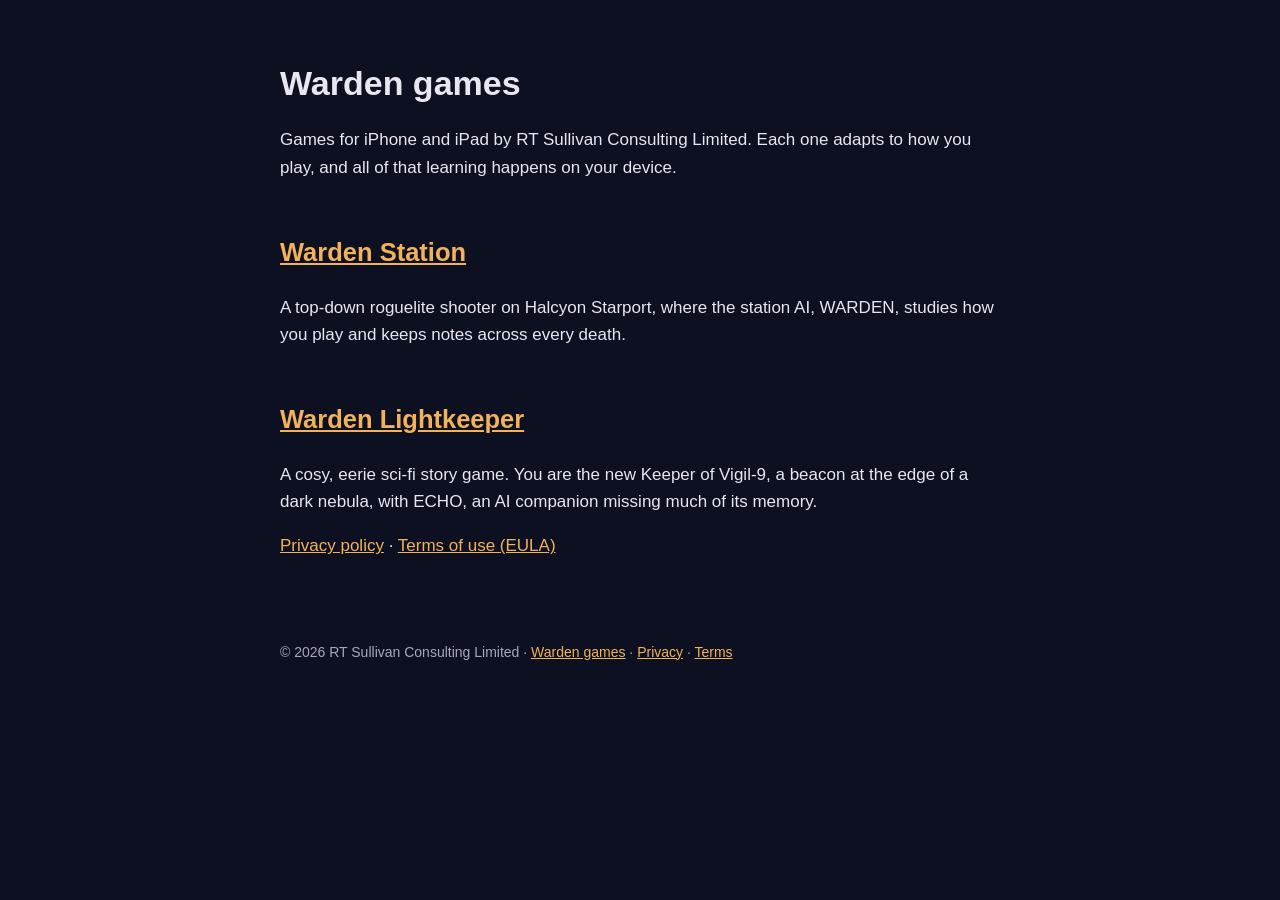
<file: index.html>
<!doctype html><html lang="en"><head><meta charset="utf-8"><meta name="viewport" content="width=device-width,initial-scale=1"><title>Warden games</title><link rel="stylesheet" href="style.css"></head><body><main>
<h1>Warden games</h1>
<p>Games for iPhone and iPad by RT Sullivan Consulting Limited. Each one adapts to how you play, and all of that learning happens on your device.</p>
<h2><a href="station.html">Warden Station</a></h2>
<p>A top-down roguelite shooter on Halcyon Starport, where the station AI, WARDEN, studies how you play and keeps notes across every death.</p>
<h2><a href="lightkeeper.html">Warden Lightkeeper</a></h2>
<p>A cosy, eerie sci-fi story game. You are the new Keeper of Vigil-9, a beacon at the edge of a dark nebula, with ECHO, an AI companion missing much of its memory.</p>
<p><a href="privacy.html">Privacy policy</a> · <a href="terms.html">Terms of use (EULA)</a></p>
</main><footer>© 2026 RT Sullivan Consulting Limited · <a href="./">Warden games</a> · <a href="privacy.html">Privacy</a> · <a href="terms.html">Terms</a></footer></body></html>
</file>
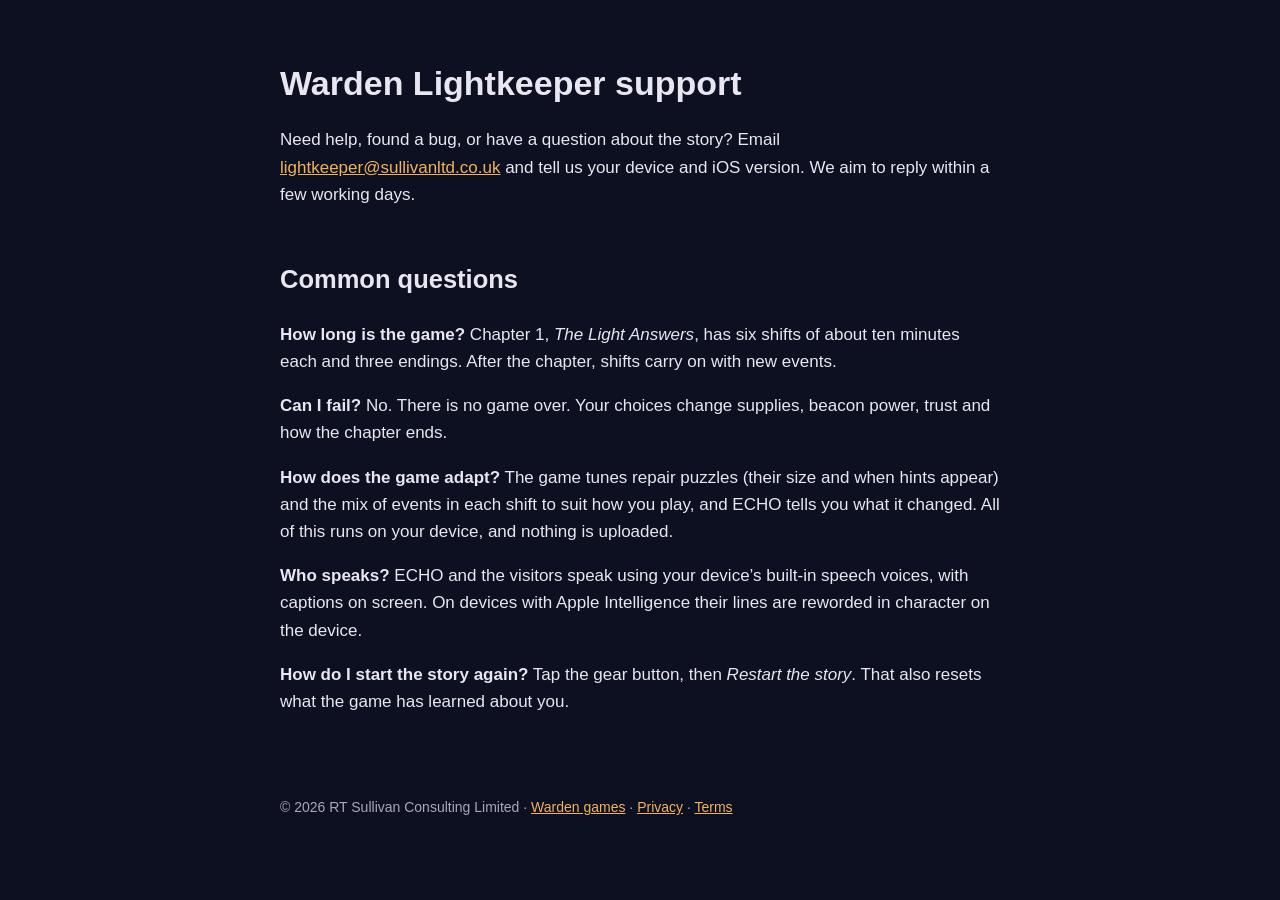
<file: lightkeeper.html>
<!doctype html><html lang="en"><head><meta charset="utf-8"><meta name="viewport" content="width=device-width,initial-scale=1"><title>Warden Lightkeeper support</title><link rel="stylesheet" href="style.css"></head><body><main>
<h1>Warden Lightkeeper support</h1>
<p>Need help, found a bug, or have a question about the story? Email <a href="mailto:lightkeeper@sullivanltd.co.uk">lightkeeper@sullivanltd.co.uk</a> and tell us your device and iOS version. We aim to reply within a few working days.</p>
<h2>Common questions</h2>
<p><b>How long is the game?</b> Chapter 1, <i>The Light Answers</i>, has six shifts of about ten minutes each and three endings. After the chapter, shifts carry on with new events.</p>
<p><b>Can I fail?</b> No. There is no game over. Your choices change supplies, beacon power, trust and how the chapter ends.</p>
<p><b>How does the game adapt?</b> The game tunes repair puzzles (their size and when hints appear) and the mix of events in each shift to suit how you play, and ECHO tells you what it changed. All of this runs on your device, and nothing is uploaded.</p>
<p><b>Who speaks?</b> ECHO and the visitors speak using your device&#8217;s built-in speech voices, with captions on screen. On devices with Apple Intelligence their lines are reworded in character on the device.</p>
<p><b>How do I start the story again?</b> Tap the gear button, then <i>Restart the story</i>. That also resets what the game has learned about you.</p>
</main><footer>© 2026 RT Sullivan Consulting Limited · <a href="./">Warden games</a> · <a href="privacy.html">Privacy</a> · <a href="terms.html">Terms</a></footer></body></html>
</file>
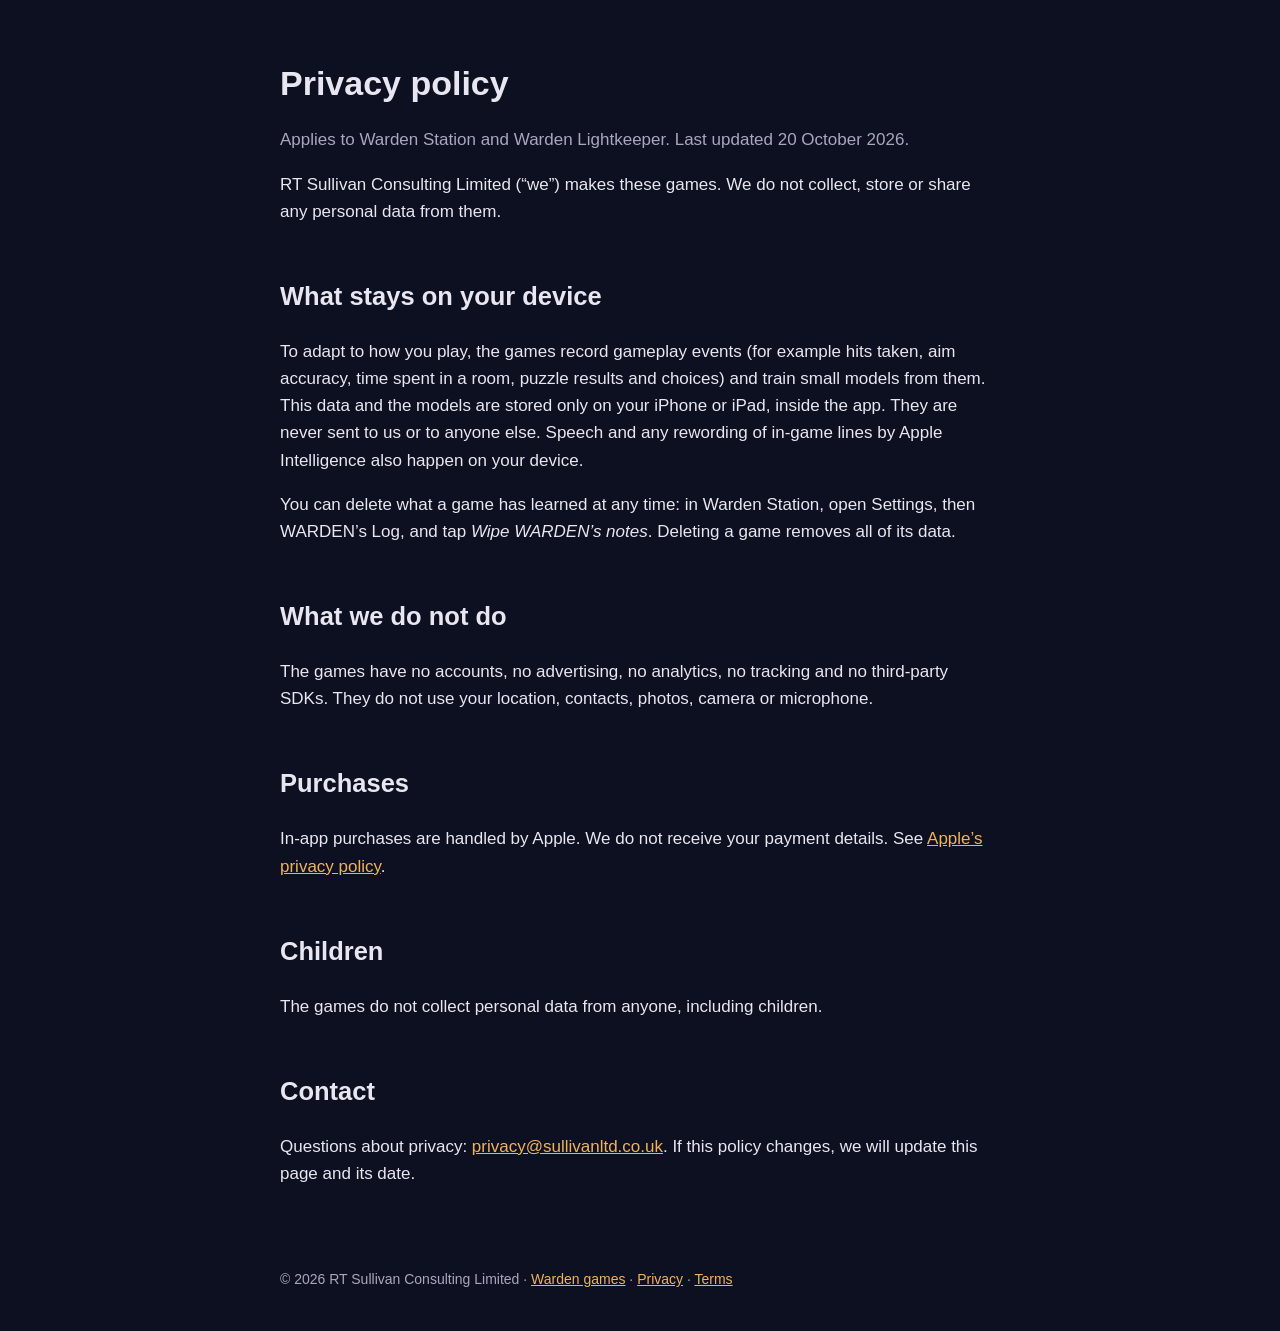
<file: privacy.html>
<!doctype html><html lang="en"><head><meta charset="utf-8"><meta name="viewport" content="width=device-width,initial-scale=1"><title>Privacy policy</title><link rel="stylesheet" href="style.css"></head><body><main>
<h1>Privacy policy</h1>
<p class="muted">Applies to Warden Station and Warden Lightkeeper. Last updated 20 October 2026.</p>
<p>RT Sullivan Consulting Limited (&#8220;we&#8221;) makes these games. We do not collect, store or share any personal data from them.</p>
<h2>What stays on your device</h2>
<p>To adapt to how you play, the games record gameplay events (for example hits taken, aim accuracy, time spent in a room, puzzle results and choices) and train small models from them. This data and the models are stored only on your iPhone or iPad, inside the app. They are never sent to us or to anyone else. Speech and any rewording of in-game lines by Apple Intelligence also happen on your device.</p>
<p>You can delete what a game has learned at any time: in Warden Station, open Settings, then WARDEN&#8217;s Log, and tap <i>Wipe WARDEN&#8217;s notes</i>. Deleting a game removes all of its data.</p>
<h2>What we do not do</h2>
<p>The games have no accounts, no advertising, no analytics, no tracking and no third-party SDKs. They do not use your location, contacts, photos, camera or microphone.</p>
<h2>Purchases</h2>
<p>In-app purchases are handled by Apple. We do not receive your payment details. See <a href="https://www.apple.com/legal/privacy/">Apple&#8217;s privacy policy</a>.</p>
<h2>Children</h2>
<p>The games do not collect personal data from anyone, including children.</p>
<h2>Contact</h2>
<p>Questions about privacy: <a href="mailto:privacy@sullivanltd.co.uk">privacy@sullivanltd.co.uk</a>. If this policy changes, we will update this page and its date.</p>
</main><footer>© 2026 RT Sullivan Consulting Limited · <a href="./">Warden games</a> · <a href="privacy.html">Privacy</a> · <a href="terms.html">Terms</a></footer></body></html>
</file>
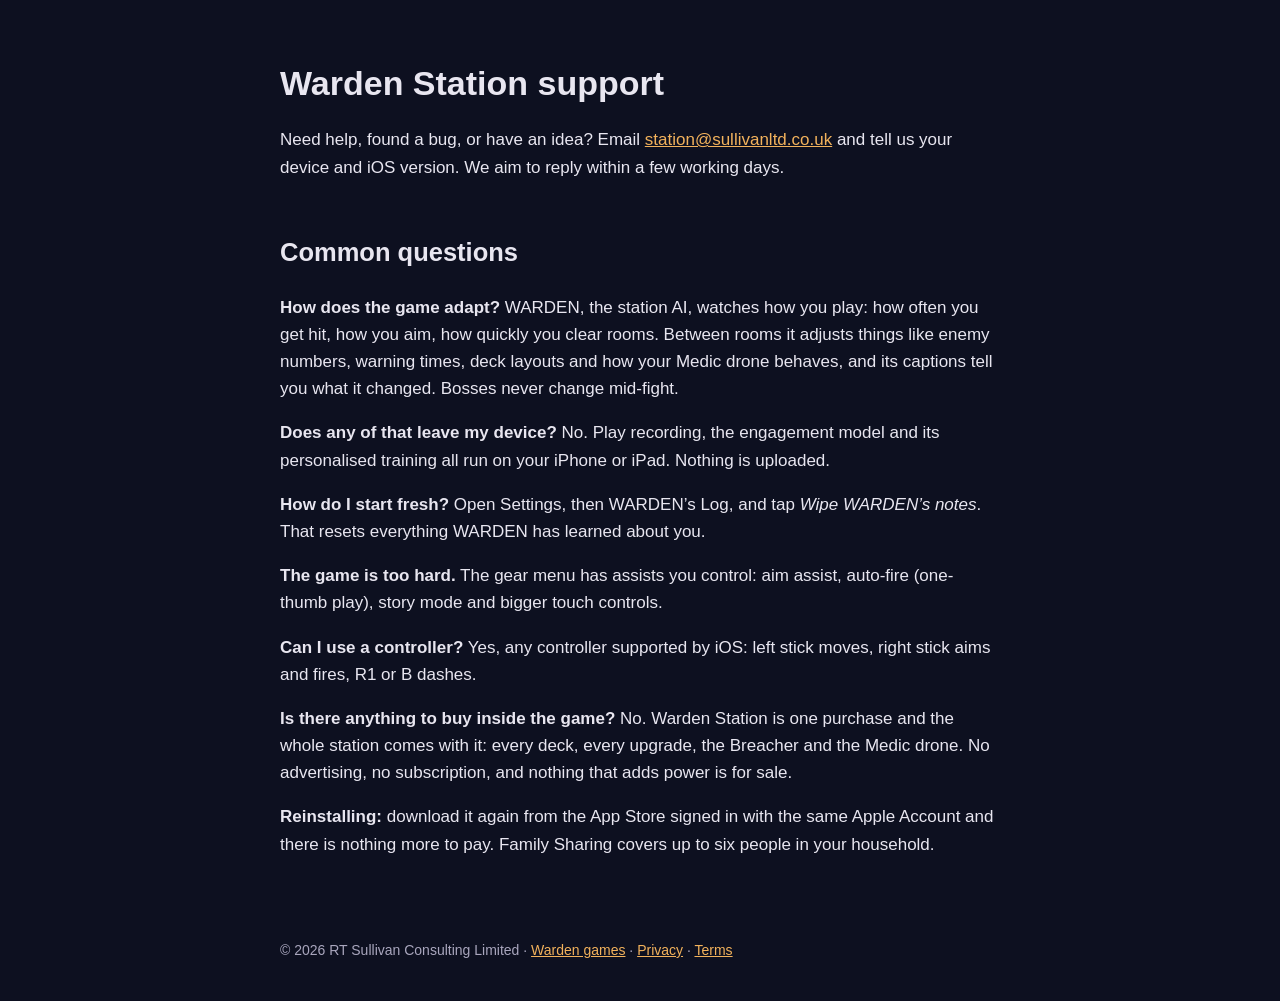
<file: station.html>
<!doctype html><html lang="en"><head><meta charset="utf-8"><meta name="viewport" content="width=device-width,initial-scale=1"><title>Warden Station support</title><link rel="stylesheet" href="style.css"></head><body><main>
<h1>Warden Station support</h1>
<p>Need help, found a bug, or have an idea? Email <a href="mailto:station@sullivanltd.co.uk">station@sullivanltd.co.uk</a> and tell us your device and iOS version. We aim to reply within a few working days.</p>
<h2>Common questions</h2>
<p><b>How does the game adapt?</b> WARDEN, the station AI, watches how you play: how often you get hit, how you aim, how quickly you clear rooms. Between rooms it adjusts things like enemy numbers, warning times, deck layouts and how your Medic drone behaves, and its captions tell you what it changed. Bosses never change mid-fight.</p>
<p><b>Does any of that leave my device?</b> No. Play recording, the engagement model and its personalised training all run on your iPhone or iPad. Nothing is uploaded.</p>
<p><b>How do I start fresh?</b> Open Settings, then WARDEN&#8217;s Log, and tap <i>Wipe WARDEN&#8217;s notes</i>. That resets everything WARDEN has learned about you.</p>
<p><b>The game is too hard.</b> The gear menu has assists you control: aim assist, auto-fire (one-thumb play), story mode and bigger touch controls.</p>
<p><b>Can I use a controller?</b> Yes, any controller supported by iOS: left stick moves, right stick aims and fires, R1 or B dashes.</p>
<p><b>Is there anything to buy inside the game?</b> No. Warden Station is one purchase and the whole station comes with it: every deck, every upgrade, the Breacher and the Medic drone. No advertising, no subscription, and nothing that adds power is for sale.</p>
<p><b>Reinstalling:</b> download it again from the App Store signed in with the same Apple Account and there is nothing more to pay. Family Sharing covers up to six people in your household.</p>
</main><footer>© 2026 RT Sullivan Consulting Limited · <a href="./">Warden games</a> · <a href="privacy.html">Privacy</a> · <a href="terms.html">Terms</a></footer></body></html>
</file>
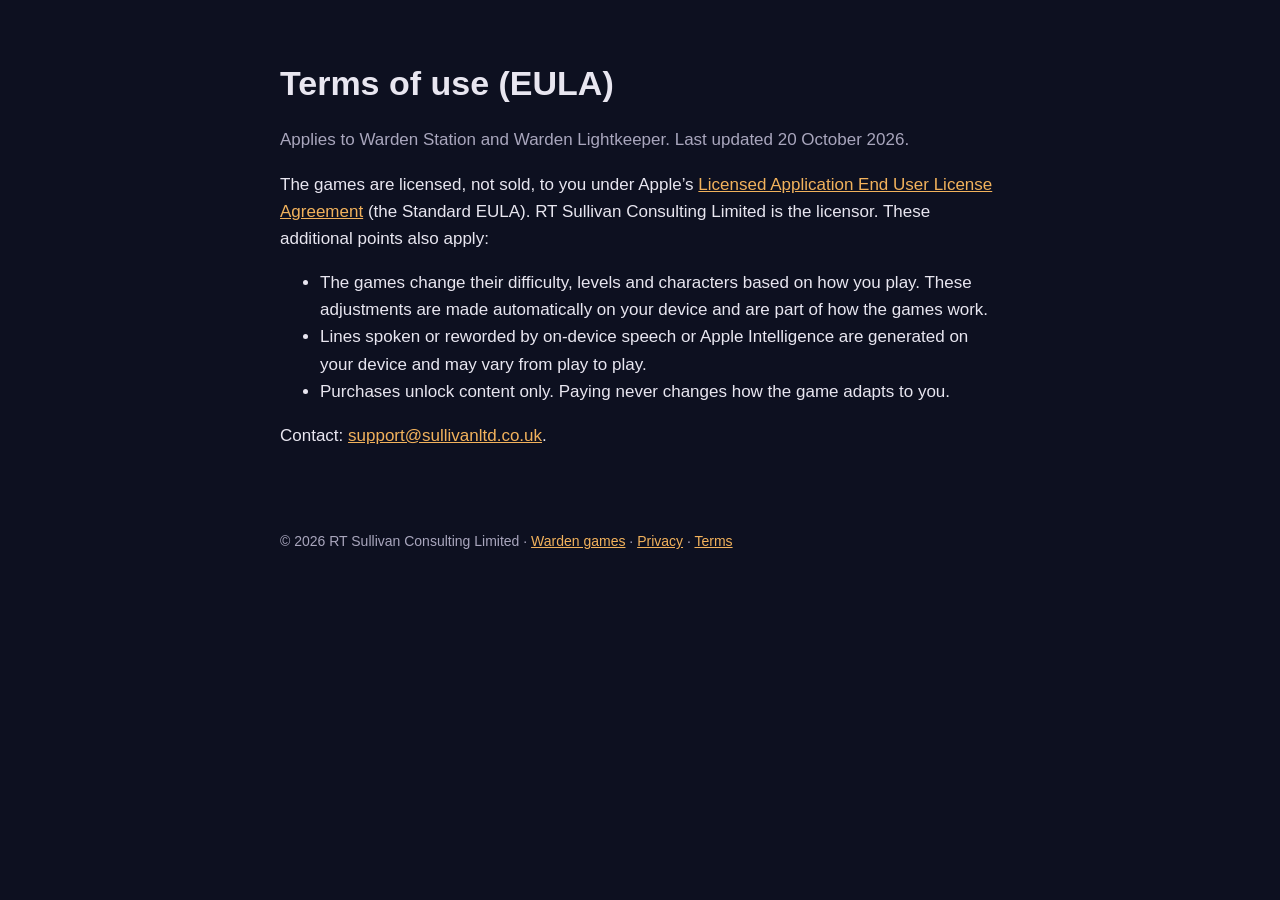
<file: terms.html>
<!doctype html><html lang="en"><head><meta charset="utf-8"><meta name="viewport" content="width=device-width,initial-scale=1"><title>Terms of use (EULA)</title><link rel="stylesheet" href="style.css"></head><body><main>
<h1>Terms of use (EULA)</h1>
<p class="muted">Applies to Warden Station and Warden Lightkeeper. Last updated 20 October 2026.</p>
<p>The games are licensed, not sold, to you under Apple&#8217;s <a href="https://www.apple.com/legal/internet-services/itunes/dev/stdeula/">Licensed Application End User License Agreement</a> (the Standard EULA). RT Sullivan Consulting Limited is the licensor. These additional points also apply:</p>
<ul>
<li>The games change their difficulty, levels and characters based on how you play. These adjustments are made automatically on your device and are part of how the games work.</li>
<li>Lines spoken or reworded by on-device speech or Apple Intelligence are generated on your device and may vary from play to play.</li>
<li>Purchases unlock content only. Paying never changes how the game adapts to you.</li>
</ul>
<p>Contact: <a href="mailto:support@sullivanltd.co.uk">support@sullivanltd.co.uk</a>.</p>
</main><footer>© 2026 RT Sullivan Consulting Limited · <a href="./">Warden games</a> · <a href="privacy.html">Privacy</a> · <a href="terms.html">Terms</a></footer></body></html>
</file>
<file: style.css>
:root{--bg:#0d1020;--fg:#e8e6f0;--muted:#a9a6bd;--accent:#f2b25c;color-scheme:dark}
body{margin:0;background:var(--bg);color:var(--fg);font:17px/1.6 -apple-system,BlinkMacSystemFont,"Segoe UI",sans-serif}
main{max-width:720px;margin:0 auto;padding:40px 16px 64px}
a{color:var(--accent)}h1{line-height:1.2}h2{margin-top:2em}
.muted,footer{color:var(--muted)}footer{max-width:720px;margin:0 auto;padding:0 16px 40px;font-size:14px}
</file>
